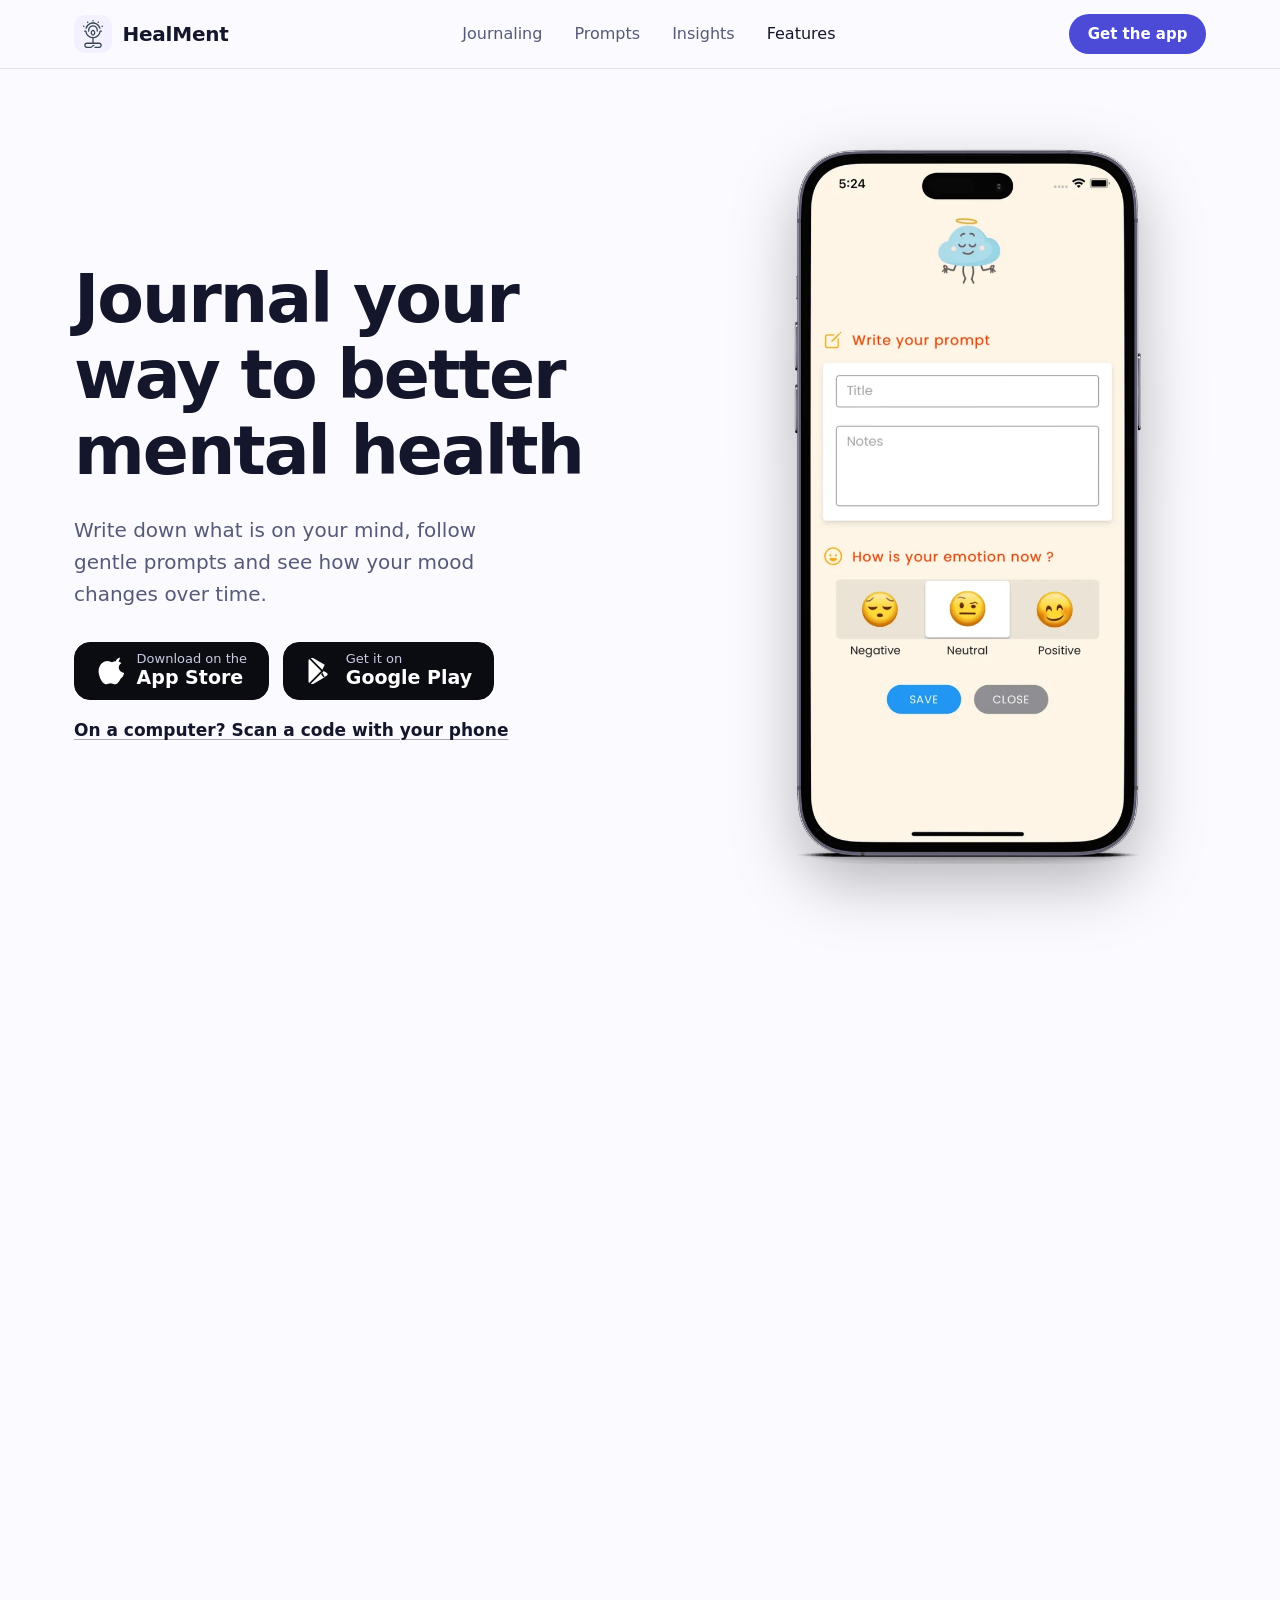
<file: index.html>
<!DOCTYPE html>
<html lang="en" data-theme="light">
<head>
<script async src="https://www.googletagmanager.com/gtm.js?id=GTM-KXBGJLKK"></script>
<script>
  window.dataLayer = window.dataLayer || [];
  function gtag(){dataLayer.push(arguments);}
  gtag('js', new Date());
</script>
  <meta charset="UTF-8">
  <meta name="viewport" content="width=device-width, initial-scale=1">

  <title>HealMent: Journaling App for Better Mental Health</title>
  <meta name="description" content="HealMent is a free journaling app for iPhone and Android. 200+ guided prompts, mood tracking and insights to help you process emotions and feel calmer.">
  <meta name="robots" content="index, follow, max-image-preview:large">
  <link rel="canonical" href="https://healment.cend.in/">
  <meta name="author" content="Srikanth Nandiraju">
  <meta name="theme-color" content="#fbfaff">
  <meta name="apple-itunes-app" content="app-id=1658941963">

  <!-- Open Graph -->
  <meta property="og:type" content="website">
  <meta property="og:site_name" content="HealMent">
  <meta property="og:locale" content="en_US">
  <meta property="og:url" content="https://healment.cend.in/">
  <meta property="og:title" content="HealMent: Journaling App for Better Mental Health">
  <meta property="og:description" content="Journal your thoughts, follow guided prompts and see your mood patterns. Free for iPhone and Android.">
  <meta property="og:image" content="https://healment.cend.in/assets/images/og-image.png">
  <meta property="og:image:width" content="1200">
  <meta property="og:image:height" content="630">
  <meta property="og:image:alt" content="HealMent journaling app shown on an iPhone">

  <!-- Twitter / X -->
  <meta name="twitter:card" content="summary_large_image">
  <meta name="twitter:title" content="HealMent: Journaling App for Better Mental Health">
  <meta name="twitter:description" content="Journal your thoughts, follow guided prompts and see your mood patterns. Free for iPhone and Android.">
  <meta name="twitter:image" content="https://healment.cend.in/assets/images/og-image.png">
  <meta name="twitter:image:alt" content="HealMent journaling app shown on an iPhone">

  <link rel="icon" type="image/svg+xml" href="assets/images/logo-healment.svg">
  <link rel="apple-touch-icon" href="assets/images/apple-touch-icon.png">

  <!-- Pick the saved colour theme before the page paints (no flash) -->
  <script>
    try {
      var t = localStorage.getItem('healment_theme');
      if (!t) t = 'light';
      document.documentElement.setAttribute('data-theme', t);
    } catch (e) {}
  </script>

  <link rel="preload" as="image" href="assets/images/screen-hero.webp" type="image/webp" fetchpriority="high">
  <link rel="stylesheet" href="css/style.css">

  <!-- Structured data -->
  <script type="application/ld+json">
  {
    "@context": "https://schema.org",
    "@graph": [
      {
        "@type": "WebSite",
        "@id": "https://healment.cend.in/#website",
        "url": "https://healment.cend.in/",
        "name": "HealMent",
        "inLanguage": "en",
        "publisher": { "@id": "https://healment.cend.in/#creator" }
      },
      {
        "@type": "WebPage",
        "@id": "https://healment.cend.in/#webpage",
        "url": "https://healment.cend.in/",
        "name": "HealMent: Journaling App for Better Mental Health",
        "description": "HealMent is a free journaling app for iPhone and Android with 200+ guided prompts, mood tracking and insights.",
        "isPartOf": { "@id": "https://healment.cend.in/#website" },
        "about": { "@id": "https://healment.cend.in/#app" },
        "primaryImageOfPage": { "@type": "ImageObject", "url": "https://healment.cend.in/assets/images/og-image.png", "width": 1200, "height": 630 },
        "inLanguage": "en"
      },
      {
        "@type": "MobileApplication",
        "@id": "https://healment.cend.in/#app",
        "name": "HealMent",
        "description": "Journaling app with over 200 guided prompts, mood tracking and insight dashboards to support your mental health.",
        "applicationCategory": "HealthApplication",
        "operatingSystem": "iOS, Android",
        "url": "https://healment.cend.in/",
        "image": "https://healment.cend.in/assets/images/og-image.png",
        "downloadUrl": [
          "https://apps.apple.com/us/app/healment/id1658941963",
          "https://play.google.com/store/apps/details?id=srikanth.mobileapps.healment"
        ],
        "installUrl": "https://apps.apple.com/us/app/healment/id1658941963",
        "offers": { "@type": "Offer", "price": "0", "priceCurrency": "USD" },
        "author": { "@id": "https://healment.cend.in/#creator" },
        "featureList": [
          "200+ guided journaling prompts",
          "Create your own prompts",
          "Mood tracking and insight dashboard",
          "Mental health tips",
          "Bookmarks for prompts, articles and entries",
          "Dark and light themes"
        ]
      },
      {
        "@type": "Person",
        "@id": "https://healment.cend.in/#creator",
        "name": "Srikanth Nandiraju",
        "url": "https://srikanth.nandiraju.com/"
      }
    ]
  }
  </script>
</head>
<body>
  <a class="skip-link" href="#main">Skip to content</a>

  <header class="site-header">
    <div class="wrap nav">
      <a href="#top" class="brand" aria-label="HealMent home">
        <img src="assets/images/logo-healment.svg" alt="" width="36" height="36">
        <span>HealMent</span>
      </a>

      <nav aria-label="Main">
        <ul class="nav-links" id="navLinks">
          <li><a href="#journaling">Journaling</a></li>
          <li><a href="#prompts">Prompts</a></li>
          <li><a href="#insights">Insights</a></li>
          <li><a href="#features">Features</a></li>
        </ul>
      </nav>

      <div class="nav-actions">
        <a class="btn btn-primary btn-small" href="#download">Get the app</a>
        <button class="icon-btn menu-toggle" id="menuToggle" type="button" aria-label="Open menu" aria-expanded="false" aria-controls="navLinks">
          <svg viewBox="0 0 24 24" fill="none" stroke="currentColor" stroke-width="2" stroke-linecap="round" aria-hidden="true"><path d="M4 7h16M4 12h16M4 17h16"/></svg>
        </button>
      </div>
    </div>
  </header>

  <main id="main">

    <!-- ===================== HERO ===================== -->
    <section class="hero" id="top">
      <div class="wrap hero-grid">
        <div class="hero-copy">
          <h1>Journal your way to better mental health</h1>
          <p>Write down what is on your mind, follow gentle prompts and see how your mood changes over time.</p>
          <div class="hero-actions">
            <div class="store-row">
              <a class="store-badge" href="https://apps.apple.com/us/app/healment/id1658941963?platform=iphone" target="_blank" rel="noopener noreferrer" aria-label="Download HealMent on the App Store">
                <svg viewBox="0 0 170 170" aria-hidden="true"><path d="M150.37 130.25c-2.45 5.66-5.35 10.87-8.71 15.66-4.58 6.53-8.33 11.05-11.22 13.56-4.48 4.12-9.28 6.23-14.42 6.35-3.69 0-8.14-1.05-13.32-3.18-5.19-2.12-9.97-3.17-14.34-3.17-4.58 0-9.49 1.05-14.75 3.17-5.26 2.13-9.5 3.24-12.74 3.35-4.35.13-9.16-1.9-14.42-6.08-3.69-3.04-7.67-7.81-11.96-14.31-7.85-11.92-13.32-25.07-16.42-39.46-3.1-14.38-3.1-27.14 0-38.27 3.69-13.25 10.15-23.77 19.38-31.57 9.23-7.8 19.64-11.83 31.23-12.1 4.58 0 9.87 1.16 15.86 3.5 5.99 2.33 9.77 3.5 11.33 3.5 1.79 0 5.86-1.22 12.21-3.67 6.35-2.45 11.75-3.56 16.2-3.32 12.06.66 21.99 5.09 29.8 13.27-10.71 6.53-15.96 15.42-15.74 26.68.22 8.79 3.57 16.14 10.05 22.05 6.47 5.92 14.17 9.38 23.09 10.39-2.45 7.6-5.59 15.42-9.42 23.47zM119.22 33.15c0-6.73 2.45-13.04 7.35-18.93 4.9-5.89 10.97-9.59 18.2-11.11.22 1.33.33 2.45.33 3.35 0 6.62-2.56 13.1-7.68 19.45-5.12 6.35-11.27 10.05-18.45 11.11-.11-1.33-.25-2.62-.25-3.87z"/></svg>
                <span><small>Download on the</small><strong>App Store</strong></span>
              </a>
              <a class="store-badge" href="https://play.google.com/store/apps/details?id=srikanth.mobileapps.healment" target="_blank" rel="noopener noreferrer" aria-label="Get HealMent on Google Play">
                <svg viewBox="0 0 24 24" aria-hidden="true"><path d="M3.609 1.814L13.793 12 3.61 22.186c-.368-.344-.61-.83-.61-1.393V3.207c0-.563.242-1.049.61-1.393zm11.238 11.24L4.85 23.051c.316.096.657.149 1.01.149.52 0 1.017-.128 1.464-.356l9.53-5.498-2.007-4.292zm0-2.108l2.007-4.292L7.324 1.156C6.877.928 6.38.8 5.86.8c-.353 0-.694.053-1.01.149l9.997 9.997zm1.096 1.054l2.585 1.492c1.23.71 1.23 1.867 0 2.577l-2.585 1.492-2.164-2.78 2.164-2.781z"/></svg>
                <span><small>Get it on</small><strong>Google Play</strong></span>
              </a>
            </div>
            <button class="text-link open-qr" type="button" data-qr="ios">On a computer? Scan a code with your phone</button>
          </div>
        </div>

        <div class="hero-visual">
          <div class="phone">
            <img src="assets/images/screen-hero.webp" alt="HealMent home screen on an iPhone" width="640" height="1286" fetchpriority="high" decoding="async">
          </div>
        </div>
      </div>
    </section>


    <!-- ===================== JOURNALING ===================== -->
    <section id="journaling" class="defer">
      <div class="wrap">
        <div class="split flip">
          <div class="split-copy">
            <h2>Get your thoughts out of your head</h2>
            <p>Writing about your feelings helps you understand them. It gives you a quiet place to think, especially when you feel sad, angry or anxious.</p>
            <ul class="ticks">
              <li><svg viewBox="0 0 24 24" fill="none" stroke="currentColor" stroke-width="2" stroke-linecap="round" stroke-linejoin="round" aria-hidden="true"><circle cx="12" cy="12" r="10"/><path d="m8 12.5 3 3 5-6"/></svg><span><strong>A safe space.</strong> Say what you feel without being judged.</span></li>
              <li><svg viewBox="0 0 24 24" fill="none" stroke="currentColor" stroke-width="2" stroke-linecap="round" stroke-linejoin="round" aria-hidden="true"><circle cx="12" cy="12" r="10"/><path d="m8 12.5 3 3 5-6"/></svg><span><strong>Less stress.</strong> Sort out tangled emotions one line at a time.</span></li>
              <li><svg viewBox="0 0 24 24" fill="none" stroke="currentColor" stroke-width="2" stroke-linecap="round" stroke-linejoin="round" aria-hidden="true"><circle cx="12" cy="12" r="10"/><path d="m8 12.5 3 3 5-6"/></svg><span><strong>A clearer mind.</strong> Put it on the page so you can focus on what matters.</span></li>
            </ul>
          </div>
          <div class="phone">
            <img src="assets/images/screen-journal.webp" alt="HealMent journal entry screen" width="500" height="991" loading="lazy" decoding="async">
          </div>
        </div>
      </div>
    </section>


    <!-- ===================== PROMPTS ===================== -->
    <section id="prompts" class="defer">
      <div class="wrap">
        <div class="split">
          <div class="split-copy">
            <h2>Never stare at a blank page</h2>
            <p>Prompts give your writing a starting point so you can look at different parts of your life. HealMent has over 200 of them, and you can add your own.</p>
            <ul class="ticks">
              <li><svg viewBox="0 0 24 24" fill="none" stroke="currentColor" stroke-width="2" stroke-linecap="round" stroke-linejoin="round" aria-hidden="true"><circle cx="12" cy="12" r="10"/><path d="m8 12.5 3 3 5-6"/></svg><span><strong>200+ prompts.</strong> Calm, gratitude, reflection, growth and evening topics.</span></li>
              <li><svg viewBox="0 0 24 24" fill="none" stroke="currentColor" stroke-width="2" stroke-linecap="round" stroke-linejoin="round" aria-hidden="true"><circle cx="12" cy="12" r="10"/><path d="m8 12.5 3 3 5-6"/></svg><span><strong>Your own words.</strong> Write and save prompts that fit your life.</span></li>
              <li><svg viewBox="0 0 24 24" fill="none" stroke="currentColor" stroke-width="2" stroke-linecap="round" stroke-linejoin="round" aria-hidden="true"><circle cx="12" cy="12" r="10"/><path d="m8 12.5 3 3 5-6"/></svg><span><strong>Keep your favourites.</strong> Bookmark the ones that help.</span></li>
            </ul>
          </div>
          <div class="phone">
            <img src="assets/images/screen-prompts.webp" alt="HealMent guided prompts screen" width="500" height="1014" loading="lazy" decoding="async">
          </div>
        </div>
      </div>
    </section>


    <!-- ===================== INSIGHTS ===================== -->
    <section id="insights" class="defer">
      <div class="wrap split flip">
        <div class="split-copy">
          <h2>See what lifts you up and what weighs you down</h2>
          <p>When you read back through your entries, patterns show up. HealMent turns them into simple charts so you can understand your moods and make small changes that last.</p>
          <ul class="ticks">
            <li><svg viewBox="0 0 24 24" fill="none" stroke="currentColor" stroke-width="2" stroke-linecap="round" stroke-linejoin="round" aria-hidden="true"><circle cx="12" cy="12" r="10"/><path d="m8 12.5 3 3 5-6"/></svg><span><strong>Know your triggers.</strong> Learn what raises your mood and what sets off worry.</span></li>
            <li><svg viewBox="0 0 24 24" fill="none" stroke="currentColor" stroke-width="2" stroke-linecap="round" stroke-linejoin="round" aria-hidden="true"><circle cx="12" cy="12" r="10"/><path d="m8 12.5 3 3 5-6"/></svg><span><strong>Watch your progress.</strong> Charts show your moods and how often you write.</span></li>
            <li><svg viewBox="0 0 24 24" fill="none" stroke="currentColor" stroke-width="2" stroke-linecap="round" stroke-linejoin="round" aria-hidden="true"><circle cx="12" cy="12" r="10"/><path d="m8 12.5 3 3 5-6"/></svg><span><strong>Build better habits.</strong> Turn what you notice into steady routines.</span></li>
          </ul>
        </div>
        <div class="phone">
          <img src="assets/images/screen-insights.webp" alt="HealMent mood insights screen" width="500" height="1027" loading="lazy" decoding="async">
        </div>
      </div>
    </section>


    <!-- ===================== FEATURES ===================== -->
    <section id="features" class="defer">
      <div class="wrap">
        <div class="center-head">
          <h2>Everything you need, nothing you don’t</h2>
          <p>Simple tools to help you feel stronger, calmer and more hopeful every day.</p>
        </div>

        <div class="feature-grid">
          <article class="feature">
            <img src="assets/icons/tips.svg" alt="" width="56" height="56" loading="lazy" decoding="async">
            <h3>Mental health tips</h3>
            <p>Easy-to-follow tips and ideas to help you feel stronger and more hopeful.</p>
          </article>
          <article class="feature">
            <img src="assets/icons/prompts.svg" alt="" width="56" height="56" loading="lazy" decoding="async">
            <h3>Guided prompts</h3>
            <p>Questions that focus your writing and make it easier to journal every day.</p>
          </article>
          <article class="feature">
            <img src="assets/icons/journal.svg" alt="" width="56" height="56" loading="lazy" decoding="async">
            <h3>Easy journaling</h3>
            <p>A simple screen for writing about how you feel. No setup, no fuss.</p>
          </article>
          <article class="feature">
            <img src="assets/icons/mood.svg" alt="" width="56" height="56" loading="lazy" decoding="async">
            <h3>Insight dashboard</h3>
            <p>Charts of your moods and how often you write, so you can see the bigger picture.</p>
          </article>
          <article class="feature">
            <img src="assets/icons/themes.svg" alt="" width="56" height="56" loading="lazy" decoding="async">
            <h3>Dark and light themes</h3>
            <p>Pick the look you like. Dark mode is easy on the eyes when you write at night.</p>
          </article>
          <article class="feature">
            <img src="assets/icons/bookmarks.svg" alt="" width="56" height="56" loading="lazy" decoding="async">
            <h3>Bookmarks</h3>
            <p>Save the prompts, articles and entries that help you, and find them again fast.</p>
          </article>
        </div>
      </div>
    </section>


    <!-- ===================== DOWNLOAD ===================== -->
    <section id="download" class="cta defer">
      <div class="wrap">
        <div class="cta-card">
          <div class="cta-copy">
            <h2>Take the first calm step today</h2>
            <p>Feel clearer, worry less and get to know yourself better. Free for iPhone and Android.</p>
            <div class="store-row">
              <a class="store-badge" href="https://apps.apple.com/us/app/healment/id1658941963?platform=iphone" target="_blank" rel="noopener noreferrer" aria-label="Download HealMent on the App Store">
                <svg viewBox="0 0 170 170" aria-hidden="true"><path d="M150.37 130.25c-2.45 5.66-5.35 10.87-8.71 15.66-4.58 6.53-8.33 11.05-11.22 13.56-4.48 4.12-9.28 6.23-14.42 6.35-3.69 0-8.14-1.05-13.32-3.18-5.19-2.12-9.97-3.17-14.34-3.17-4.58 0-9.49 1.05-14.75 3.17-5.26 2.13-9.5 3.24-12.74 3.35-4.35.13-9.16-1.9-14.42-6.08-3.69-3.04-7.67-7.81-11.96-14.31-7.85-11.92-13.32-25.07-16.42-39.46-3.1-14.38-3.1-27.14 0-38.27 3.69-13.25 10.15-23.77 19.38-31.57 9.23-7.8 19.64-11.83 31.23-12.1 4.58 0 9.87 1.16 15.86 3.5 5.99 2.33 9.77 3.5 11.33 3.5 1.79 0 5.86-1.22 12.21-3.67 6.35-2.45 11.75-3.56 16.2-3.32 12.06.66 21.99 5.09 29.8 13.27-10.71 6.53-15.96 15.42-15.74 26.68.22 8.79 3.57 16.14 10.05 22.05 6.47 5.92 14.17 9.38 23.09 10.39-2.45 7.6-5.59 15.42-9.42 23.47zM119.22 33.15c0-6.73 2.45-13.04 7.35-18.93 4.9-5.89 10.97-9.59 18.2-11.11.22 1.33.33 2.45.33 3.35 0 6.62-2.56 13.1-7.68 19.45-5.12 6.35-11.27 10.05-18.45 11.11-.11-1.33-.25-2.62-.25-3.87z"/></svg>
                <span><small>Download on the</small><strong>App Store</strong></span>
              </a>
              <a class="store-badge" href="https://play.google.com/store/apps/details?id=srikanth.mobileapps.healment" target="_blank" rel="noopener noreferrer" aria-label="Get HealMent on Google Play">
                <svg viewBox="0 0 24 24" aria-hidden="true"><path d="M3.609 1.814L13.793 12 3.61 22.186c-.368-.344-.61-.83-.61-1.393V3.207c0-.563.242-1.049.61-1.393zm11.238 11.24L4.85 23.051c.316.096.657.149 1.01.149.52 0 1.017-.128 1.464-.356l9.53-5.498-2.007-4.292zm0-2.108l2.007-4.292L7.324 1.156C6.877.928 6.38.8 5.86.8c-.353 0-.694.053-1.01.149l9.997 9.997zm1.096 1.054l2.585 1.492c1.23.71 1.23 1.867 0 2.577l-2.585 1.492-2.164-2.78 2.164-2.781z"/></svg>
                <span><small>Get it on</small><strong>Google Play</strong></span>
              </a>
            </div>
            <button class="text-link open-qr" type="button" data-qr="android">Scan a code with your phone</button>
          </div>
          <div class="art" role="img" aria-label="Animated illustration of a rocket taking off">
            <div class="lottie" data-lottie="assets/lottie/launch.json"></div>
          </div>
        </div>
      </div>
    </section>
  </main>


  <!-- ===================== FOOTER ===================== -->
  <footer class="site-footer">
    <div class="wrap footer-inner">
      <img class="footer-logo" src="assets/images/logo-healment.svg" alt="HealMent logo" width="56" height="56" loading="lazy" decoding="async">
      <p class="footer-copy">© 2026 HealMent. All rights reserved.</p>
      <nav class="footer-nav" aria-label="Footer">
        <a href="#features">Features</a>
        <a href="#prompts">Prompts</a>
        <a href="#insights">Insights</a>
        <a href="privacy_policy.html">Privacy Policy</a>
        <a href="terms_of_service.html">Terms of Service</a>
        <a href="contact.html">Contact</a>
        <button class="icon-btn" id="themeToggle" type="button" aria-label="Switch between dark and light colours">
          <svg class="icon-sun" viewBox="0 0 24 24" fill="none" stroke="currentColor" stroke-width="2" stroke-linecap="round" stroke-linejoin="round" aria-hidden="true"><circle cx="12" cy="12" r="4"/><path d="M12 2v2M12 20v2M4.93 4.93l1.41 1.41M17.66 17.66l1.41 1.41M2 12h2M20 12h2M6.34 17.66l-1.41 1.41M19.07 4.93l-1.41 1.41"/></svg>
          <svg class="icon-moon" viewBox="0 0 24 24" fill="none" stroke="currentColor" stroke-width="2" stroke-linecap="round" stroke-linejoin="round" aria-hidden="true"><path d="M21 12.8A9 9 0 1 1 11.2 3a7 7 0 0 0 9.8 9.8z"/></svg>
        </button>
      </nav>
      <p class="footer-credit">
        HealMent app &amp; website designed and developed by
        <a href="https://srikanth.nandiraju.com/" target="_blank" rel="noopener">Srikanth Nandiraju</a>
        · <a href="https://ai.nandiraju.com/" target="_blank" rel="noopener">Talk to the digital twin of Srikanth Nandiraju</a>
      </p>
    </div>
  </footer>


  <!-- Phone scan dialog -->
  <div class="modal" id="qrModal" role="dialog" aria-modal="true" aria-labelledby="qrTitle">
    <div class="modal-box">
      <button class="icon-btn modal-close" id="qrClose" type="button" aria-label="Close">
        <svg viewBox="0 0 24 24" fill="none" stroke="currentColor" stroke-width="2" stroke-linecap="round" aria-hidden="true"><path d="M6 6l12 12M18 6 6 18"/></svg>
      </button>
      <h2 id="qrTitle" style="font-size:1.5rem">Open HealMent on your phone</h2>
      <p>Point your camera at the code.</p>
      <div class="modal-tabs" role="group" aria-label="Phone type">
        <button type="button" class="chip" data-qr-tab="ios" aria-pressed="true">iPhone</button>
        <button type="button" class="chip" data-qr-tab="android" aria-pressed="false">Android</button>
      </div>
      <div class="qr" id="qrIos"><img data-src="assets/images/qr-ios.svg" alt="Code to open HealMent in the App Store" width="180" height="180"></div>
      <div class="qr" id="qrAndroid" hidden><img data-src="assets/images/qr-android.svg" alt="Code to open HealMent in Google Play" width="180" height="180"></div>
    </div>
  </div>

  <button class="icon-btn to-top" id="toTop" type="button" aria-label="Back to top">
    <svg viewBox="0 0 24 24" fill="none" stroke="currentColor" stroke-width="2.25" stroke-linecap="round" stroke-linejoin="round" aria-hidden="true"><path d="m6 15 6-6 6 6"/></svg>
  </button>

  <script src="js/main.js" defer></script>
</body>
</html>
</file>
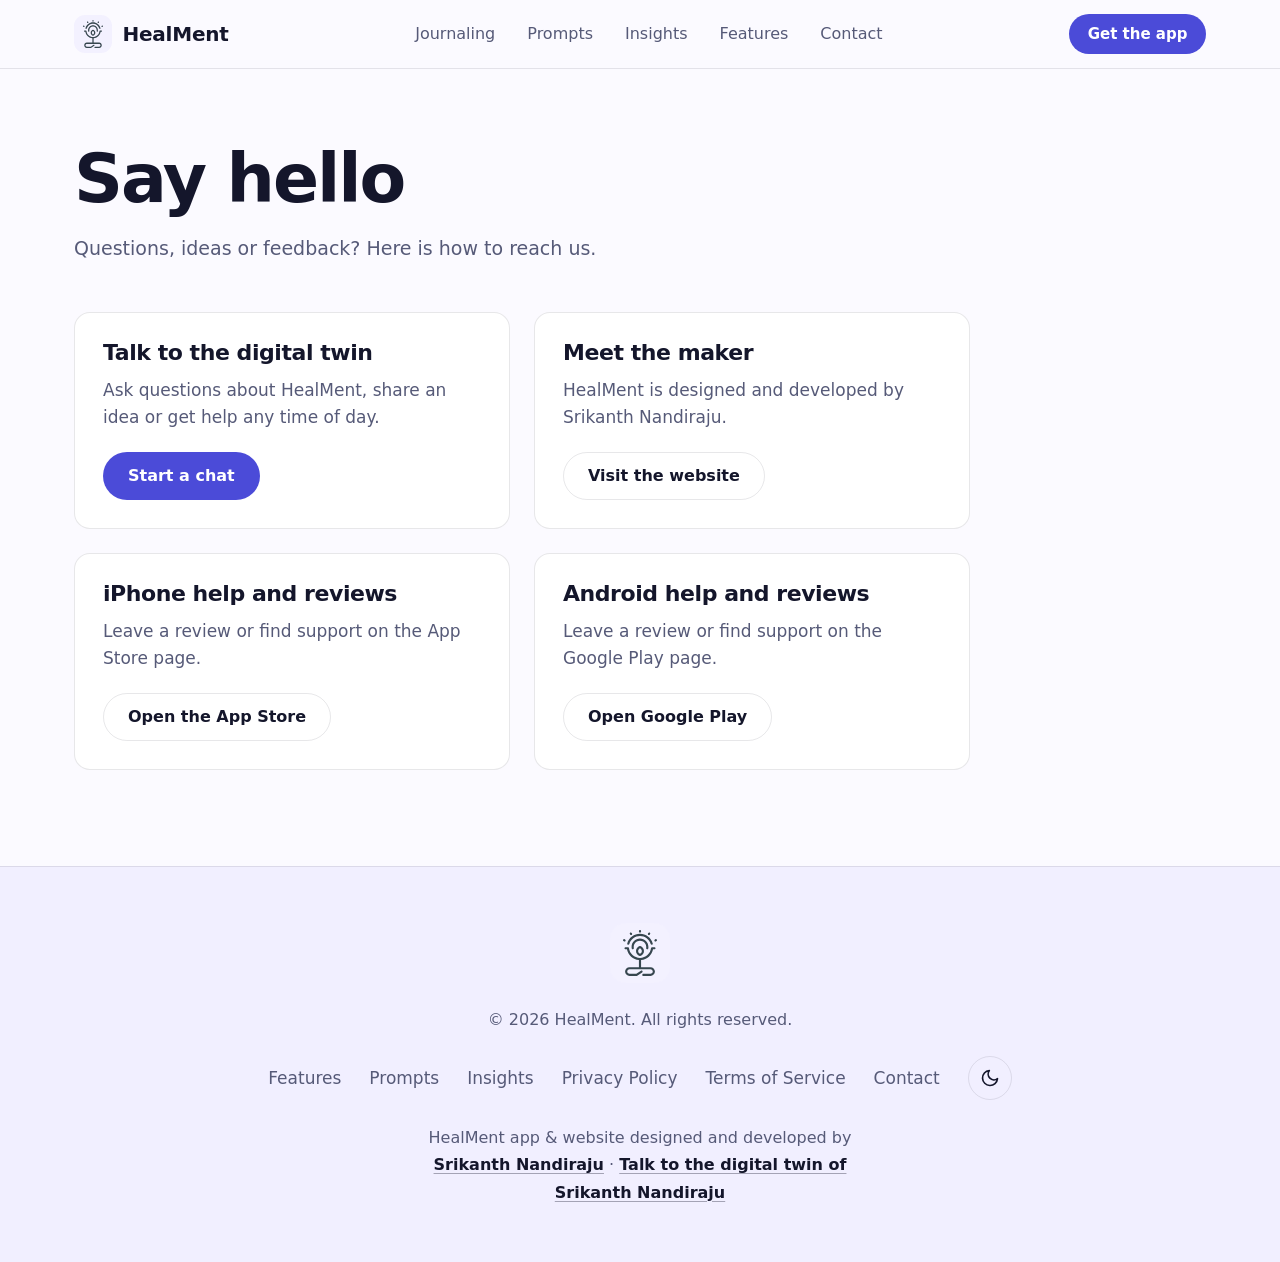
<file: contact.html>
<!DOCTYPE html>
<html lang="en" data-theme="light">
<head>
<script async src="https://www.googletagmanager.com/gtm.js?id=GTM-KXBGJLKK"></script>
<script>
  window.dataLayer = window.dataLayer || [];
  function gtag(){dataLayer.push(arguments);}
  gtag('js', new Date());
</script>
  <meta charset="UTF-8">
  <meta name="viewport" content="width=device-width, initial-scale=1">
  <title>Contact HealMent | Get Help or Share an Idea</title>
  <meta name="description" content="Get in touch with HealMent. Chat with the digital twin of its creator, or leave a review on the App Store or Google Play.">
  <meta name="robots" content="index, follow">
  <link rel="canonical" href="https://healment.cend.in/contact.html">
  <meta name="theme-color" content="#fbfaff">
  <meta property="og:type" content="website">
  <meta property="og:site_name" content="HealMent">
  <meta property="og:url" content="https://healment.cend.in/contact.html">
  <meta property="og:title" content="Contact HealMent | Get Help or Share an Idea">
  <meta property="og:description" content="Get in touch with HealMent. Chat with the digital twin of its creator, or leave a review on the App Store or Google Play.">
  <meta property="og:image" content="https://healment.cend.in/assets/images/og-image.png">
  <meta name="twitter:card" content="summary_large_image">
  <link rel="icon" type="image/svg+xml" href="assets/images/logo-healment.svg">
  <link rel="apple-touch-icon" href="assets/images/apple-touch-icon.png">
  <script>
    try {
      var t = localStorage.getItem('healment_theme');
      if (!t) t = 'light';
      document.documentElement.setAttribute('data-theme', t);
    } catch (e) {}
  </script>
  <link rel="stylesheet" href="css/style.css">
  <script type="application/ld+json">
  {
    "@context": "https://schema.org",
    "@type": "ContactPage",
    "@id": "https://healment.cend.in/contact.html#webpage",
    "url": "https://healment.cend.in/contact.html",
    "name": "Contact HealMent | Get Help or Share an Idea",
    "description": "Get in touch with HealMent. Chat with the digital twin of its creator, or leave a review on the App Store or Google Play.",
    "isPartOf": { "@id": "https://healment.cend.in/#website" },
    "inLanguage": "en"
  }
  </script>
</head>
<body>
  <a class="skip-link" href="#main">Skip to content</a>

  <header class="site-header">
    <div class="wrap nav">
      <a href="index.html" class="brand" aria-label="HealMent home">
        <img src="assets/images/logo-healment.svg" alt="" width="36" height="36">
        <span>HealMent</span>
      </a>
      <nav aria-label="Main">
        <ul class="nav-links" id="navLinks">
          <li><a href="index.html#journaling">Journaling</a></li>
          <li><a href="index.html#prompts">Prompts</a></li>
          <li><a href="index.html#insights">Insights</a></li>
          <li><a href="index.html#features">Features</a></li>
          <li><a href="contact.html">Contact</a></li>
        </ul>
      </nav>
      <div class="nav-actions">
        <a class="btn btn-primary btn-small" href="index.html#download">Get the app</a>
        <button class="icon-btn menu-toggle" id="menuToggle" type="button" aria-label="Open menu" aria-expanded="false" aria-controls="navLinks">
          <svg viewBox="0 0 24 24" fill="none" stroke="currentColor" stroke-width="2" stroke-linecap="round" aria-hidden="true"><path d="M4 7h16M4 12h16M4 17h16"/></svg>
        </button>
      </div>
    </div>
  </header>

  <main id="main" class="page">
    <div class="wrap">
      <div class="page-head">
        <h1>Say hello</h1>
        <p>Questions, ideas or feedback? Here is how to reach us.</p>
      </div>
      <div class="contact-grid">
        <div class="contact-card">
          <h2 style="font-size:1.375rem">Talk to the digital twin</h2>
          <p>Ask questions about HealMent, share an idea or get help any time of day.</p>
          <a class="btn btn-primary" href="https://ai.nandiraju.com/" target="_blank" rel="noopener">Start a chat</a>
        </div>
        <div class="contact-card">
          <h2 style="font-size:1.375rem">Meet the maker</h2>
          <p>HealMent is designed and developed by Srikanth Nandiraju.</p>
          <a class="btn btn-ghost" href="https://srikanth.nandiraju.com/" target="_blank" rel="noopener">Visit the website</a>
        </div>
        <div class="contact-card">
          <h2 style="font-size:1.375rem">iPhone help and reviews</h2>
          <p>Leave a review or find support on the App Store page.</p>
          <a class="btn btn-ghost" href="https://apps.apple.com/us/app/healment/id1658941963?platform=iphone" target="_blank" rel="noopener">Open the App Store</a>
        </div>
        <div class="contact-card">
          <h2 style="font-size:1.375rem">Android help and reviews</h2>
          <p>Leave a review or find support on the Google Play page.</p>
          <a class="btn btn-ghost" href="https://play.google.com/store/apps/details?id=srikanth.mobileapps.healment" target="_blank" rel="noopener">Open Google Play</a>
        </div>
      </div>
    </div>
  </main>

  <footer class="site-footer">
    <div class="wrap footer-inner">
      <img class="footer-logo" src="assets/images/logo-healment.svg" alt="HealMent logo" width="56" height="56" loading="lazy" decoding="async">
      <p class="footer-copy">© 2026 HealMent. All rights reserved.</p>
      <nav class="footer-nav" aria-label="Footer">
        <a href="index.html#features">Features</a>
        <a href="index.html#prompts">Prompts</a>
        <a href="index.html#insights">Insights</a>
        <a href="privacy_policy.html">Privacy Policy</a>
        <a href="terms_of_service.html">Terms of Service</a>
        <a href="contact.html">Contact</a>
        <button class="icon-btn" id="themeToggle" type="button" aria-label="Switch between dark and light colours">
          <svg class="icon-sun" viewBox="0 0 24 24" fill="none" stroke="currentColor" stroke-width="2" stroke-linecap="round" stroke-linejoin="round" aria-hidden="true"><circle cx="12" cy="12" r="4"/><path d="M12 2v2M12 20v2M4.93 4.93l1.41 1.41M17.66 17.66l1.41 1.41M2 12h2M20 12h2M6.34 17.66l-1.41 1.41M19.07 4.93l-1.41 1.41"/></svg>
          <svg class="icon-moon" viewBox="0 0 24 24" fill="none" stroke="currentColor" stroke-width="2" stroke-linecap="round" stroke-linejoin="round" aria-hidden="true"><path d="M21 12.8A9 9 0 1 1 11.2 3a7 7 0 0 0 9.8 9.8z"/></svg>
        </button>
      </nav>
      <p class="footer-credit">
        HealMent app &amp; website designed and developed by
        <a href="https://srikanth.nandiraju.com/" target="_blank" rel="noopener">Srikanth Nandiraju</a>
        · <a href="https://ai.nandiraju.com/" target="_blank" rel="noopener">Talk to the digital twin of Srikanth Nandiraju</a>
      </p>
    </div>
  </footer>

  <script src="js/main.js" defer></script>
</body>
</html>
</file>
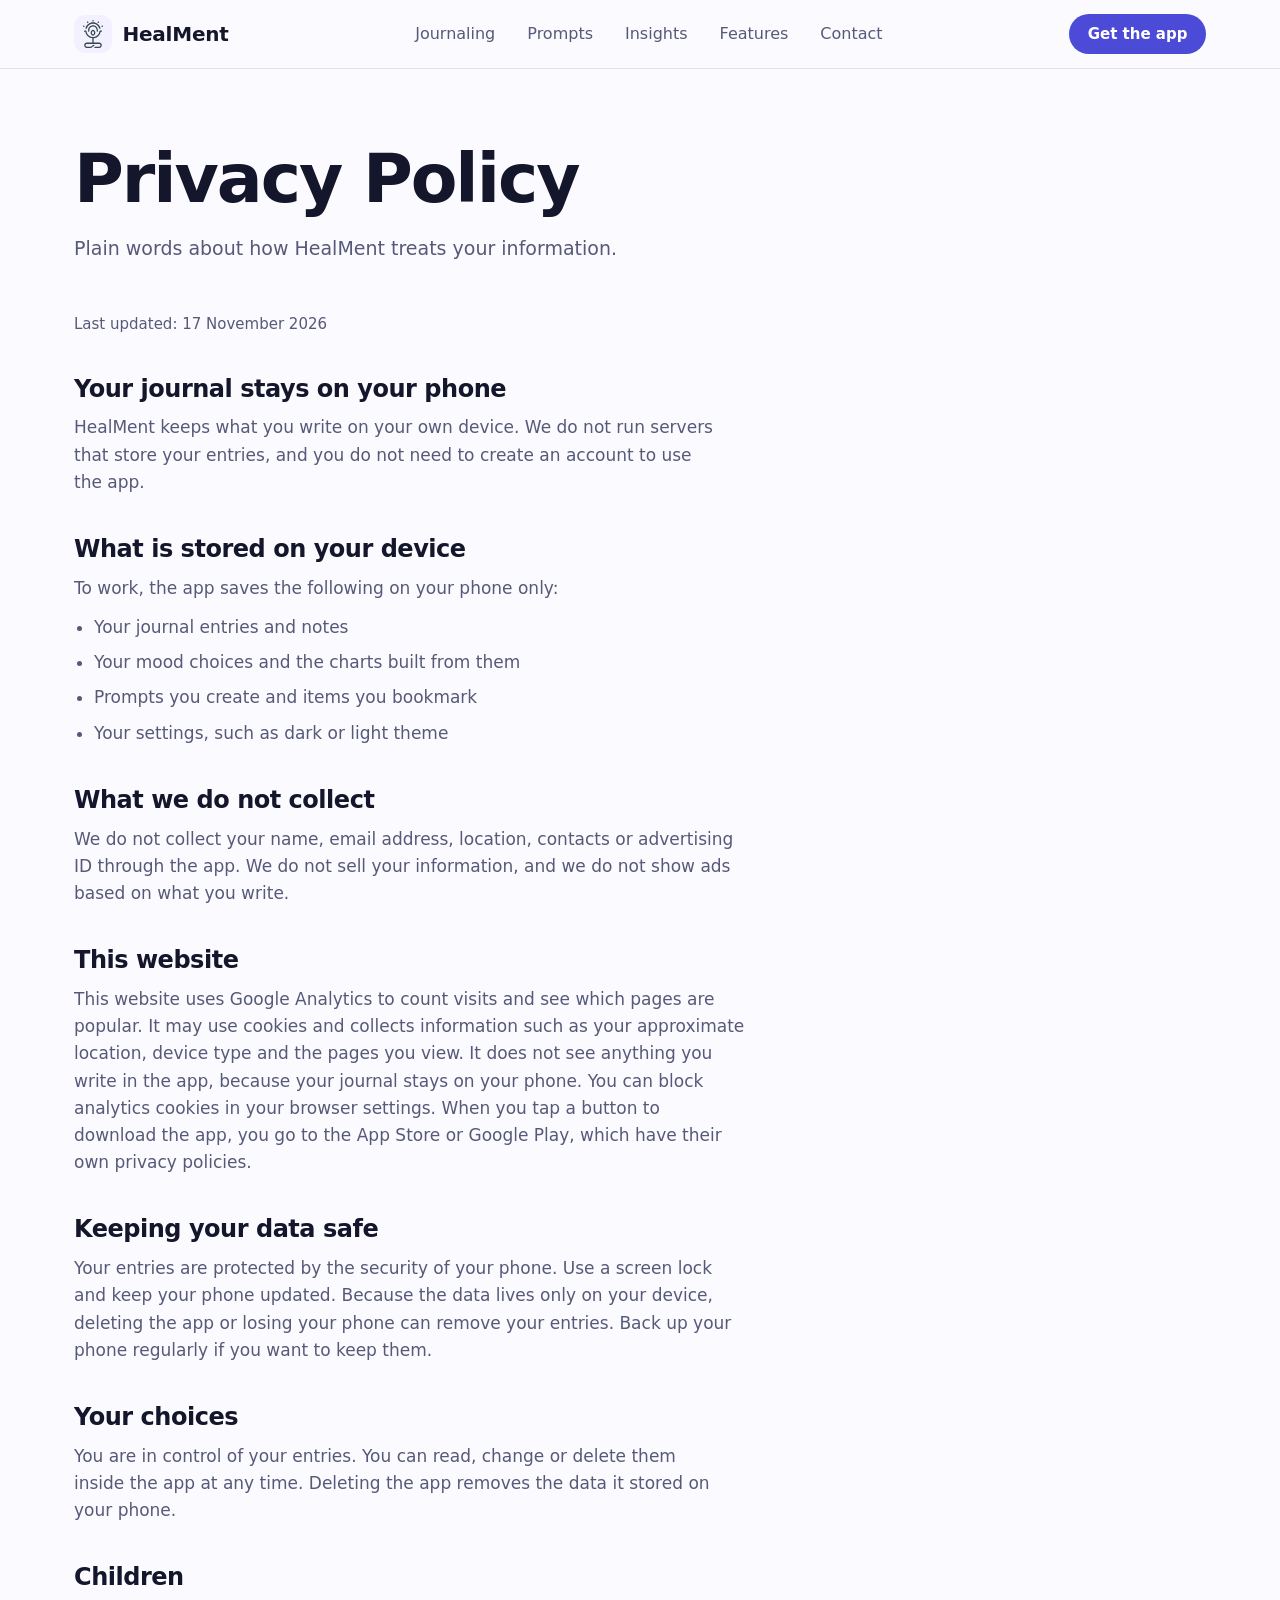
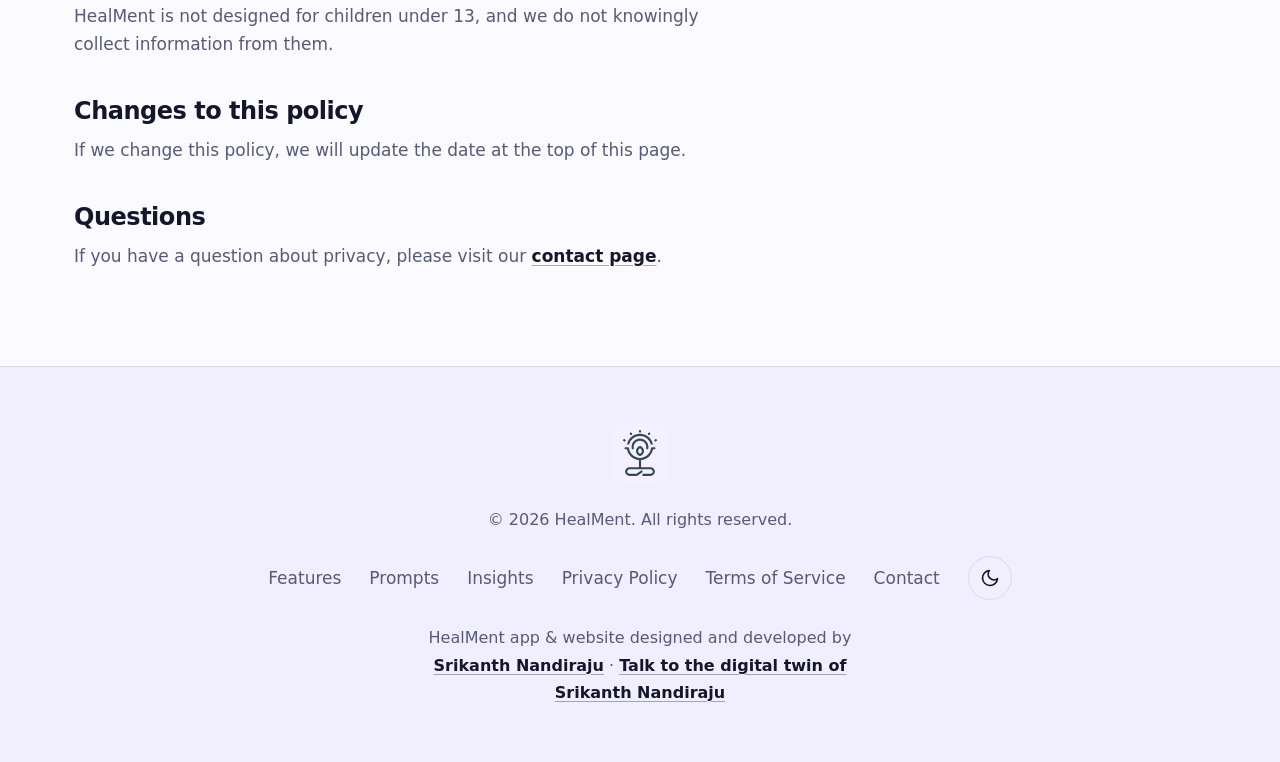
<file: privacy_policy.html>
<!DOCTYPE html>
<html lang="en" data-theme="light">
<head>
<script async src="https://www.googletagmanager.com/gtm.js?id=GTM-KXBGJLKK"></script>
<script>
  window.dataLayer = window.dataLayer || [];
  function gtag(){dataLayer.push(arguments);}
  gtag('js', new Date());
</script>
  <meta charset="UTF-8">
  <meta name="viewport" content="width=device-width, initial-scale=1">
  <title>Privacy Policy | HealMent</title>
  <meta name="description" content="How HealMent handles your information: your journal stays on your phone, with no account needed.">
  <meta name="robots" content="index, follow">
  <link rel="canonical" href="https://healment.cend.in/privacy_policy.html">
  <meta name="theme-color" content="#fbfaff">
  <meta property="og:type" content="website">
  <meta property="og:site_name" content="HealMent">
  <meta property="og:url" content="https://healment.cend.in/privacy_policy.html">
  <meta property="og:title" content="Privacy Policy | HealMent">
  <meta property="og:description" content="How HealMent handles your information: your journal stays on your phone, with no account needed.">
  <meta property="og:image" content="https://healment.cend.in/assets/images/og-image.png">
  <meta name="twitter:card" content="summary_large_image">
  <link rel="icon" type="image/svg+xml" href="assets/images/logo-healment.svg">
  <link rel="apple-touch-icon" href="assets/images/apple-touch-icon.png">
  <script>
    try {
      var t = localStorage.getItem('healment_theme');
      if (!t) t = 'light';
      document.documentElement.setAttribute('data-theme', t);
    } catch (e) {}
  </script>
  <link rel="stylesheet" href="css/style.css">
  <script type="application/ld+json">
  {
    "@context": "https://schema.org",
    "@type": "WebPage",
    "@id": "https://healment.cend.in/privacy_policy.html#webpage",
    "url": "https://healment.cend.in/privacy_policy.html",
    "name": "Privacy Policy | HealMent",
    "description": "How HealMent handles your information: your journal stays on your phone, with no account needed.",
    "isPartOf": { "@id": "https://healment.cend.in/#website" },
    "inLanguage": "en"
  }
  </script>
</head>
<body>
  <a class="skip-link" href="#main">Skip to content</a>

  <header class="site-header">
    <div class="wrap nav">
      <a href="index.html" class="brand" aria-label="HealMent home">
        <img src="assets/images/logo-healment.svg" alt="" width="36" height="36">
        <span>HealMent</span>
      </a>
      <nav aria-label="Main">
        <ul class="nav-links" id="navLinks">
          <li><a href="index.html#journaling">Journaling</a></li>
          <li><a href="index.html#prompts">Prompts</a></li>
          <li><a href="index.html#insights">Insights</a></li>
          <li><a href="index.html#features">Features</a></li>
          <li><a href="contact.html">Contact</a></li>
        </ul>
      </nav>
      <div class="nav-actions">
        <a class="btn btn-primary btn-small" href="index.html#download">Get the app</a>
        <button class="icon-btn menu-toggle" id="menuToggle" type="button" aria-label="Open menu" aria-expanded="false" aria-controls="navLinks">
          <svg viewBox="0 0 24 24" fill="none" stroke="currentColor" stroke-width="2" stroke-linecap="round" aria-hidden="true"><path d="M4 7h16M4 12h16M4 17h16"/></svg>
        </button>
      </div>
    </div>
  </header>

  <main id="main" class="page">
    <div class="wrap">
      <div class="page-head">
        <h1>Privacy Policy</h1>
        <p>Plain words about how HealMent treats your information.</p>
      </div>
      <div class="doc">
        <p class="updated">Last updated: 17 November 2026</p>

        <section>
          <h2>Your journal stays on your phone</h2>
          <p>HealMent keeps what you write on your own device. We do not run servers that store your entries, and you do not need to create an account to use the app.</p>
        </section>

        <section>
          <h2>What is stored on your device</h2>
          <p>To work, the app saves the following on your phone only:</p>
          <ul>
            <li>Your journal entries and notes</li>
            <li>Your mood choices and the charts built from them</li>
            <li>Prompts you create and items you bookmark</li>
            <li>Your settings, such as dark or light theme</li>
          </ul>
        </section>

        <section>
          <h2>What we do not collect</h2>
          <p>We do not collect your name, email address, location, contacts or advertising ID through the app. We do not sell your information, and we do not show ads based on what you write.</p>
        </section>

        <section>
          <h2>This website</h2>
          <p>This website uses Google Analytics to count visits and see which pages are popular. It may use cookies and collects information such as your approximate location, device type and the pages you view. It does not see anything you write in the app, because your journal stays on your phone. You can block analytics cookies in your browser settings. When you tap a button to download the app, you go to the App Store or Google Play, which have their own privacy policies.</p>
        </section>

        <section>
          <h2>Keeping your data safe</h2>
          <p>Your entries are protected by the security of your phone. Use a screen lock and keep your phone updated. Because the data lives only on your device, deleting the app or losing your phone can remove your entries. Back up your phone regularly if you want to keep them.</p>
        </section>

        <section>
          <h2>Your choices</h2>
          <p>You are in control of your entries. You can read, change or delete them inside the app at any time. Deleting the app removes the data it stored on your phone.</p>
        </section>

        <section>
          <h2>Children</h2>
          <p>HealMent is not designed for children under 13, and we do not knowingly collect information from them.</p>
        </section>

        <section>
          <h2>Changes to this policy</h2>
          <p>If we change this policy, we will update the date at the top of this page.</p>
        </section>

        <section>
          <h2>Questions</h2>
          <p>If you have a question about privacy, please visit our <a href="contact.html">contact page</a>.</p>
        </section>
      </div>
    </div>
  </main>

  <footer class="site-footer">
    <div class="wrap footer-inner">
      <img class="footer-logo" src="assets/images/logo-healment.svg" alt="HealMent logo" width="56" height="56" loading="lazy" decoding="async">
      <p class="footer-copy">© 2026 HealMent. All rights reserved.</p>
      <nav class="footer-nav" aria-label="Footer">
        <a href="index.html#features">Features</a>
        <a href="index.html#prompts">Prompts</a>
        <a href="index.html#insights">Insights</a>
        <a href="privacy_policy.html">Privacy Policy</a>
        <a href="terms_of_service.html">Terms of Service</a>
        <a href="contact.html">Contact</a>
        <button class="icon-btn" id="themeToggle" type="button" aria-label="Switch between dark and light colours">
          <svg class="icon-sun" viewBox="0 0 24 24" fill="none" stroke="currentColor" stroke-width="2" stroke-linecap="round" stroke-linejoin="round" aria-hidden="true"><circle cx="12" cy="12" r="4"/><path d="M12 2v2M12 20v2M4.93 4.93l1.41 1.41M17.66 17.66l1.41 1.41M2 12h2M20 12h2M6.34 17.66l-1.41 1.41M19.07 4.93l-1.41 1.41"/></svg>
          <svg class="icon-moon" viewBox="0 0 24 24" fill="none" stroke="currentColor" stroke-width="2" stroke-linecap="round" stroke-linejoin="round" aria-hidden="true"><path d="M21 12.8A9 9 0 1 1 11.2 3a7 7 0 0 0 9.8 9.8z"/></svg>
        </button>
      </nav>
      <p class="footer-credit">
        HealMent app &amp; website designed and developed by
        <a href="https://srikanth.nandiraju.com/" target="_blank" rel="noopener">Srikanth Nandiraju</a>
        · <a href="https://ai.nandiraju.com/" target="_blank" rel="noopener">Talk to the digital twin of Srikanth Nandiraju</a>
      </p>
    </div>
  </footer>

  <script src="js/main.js" defer></script>
</body>
</html>
</file>
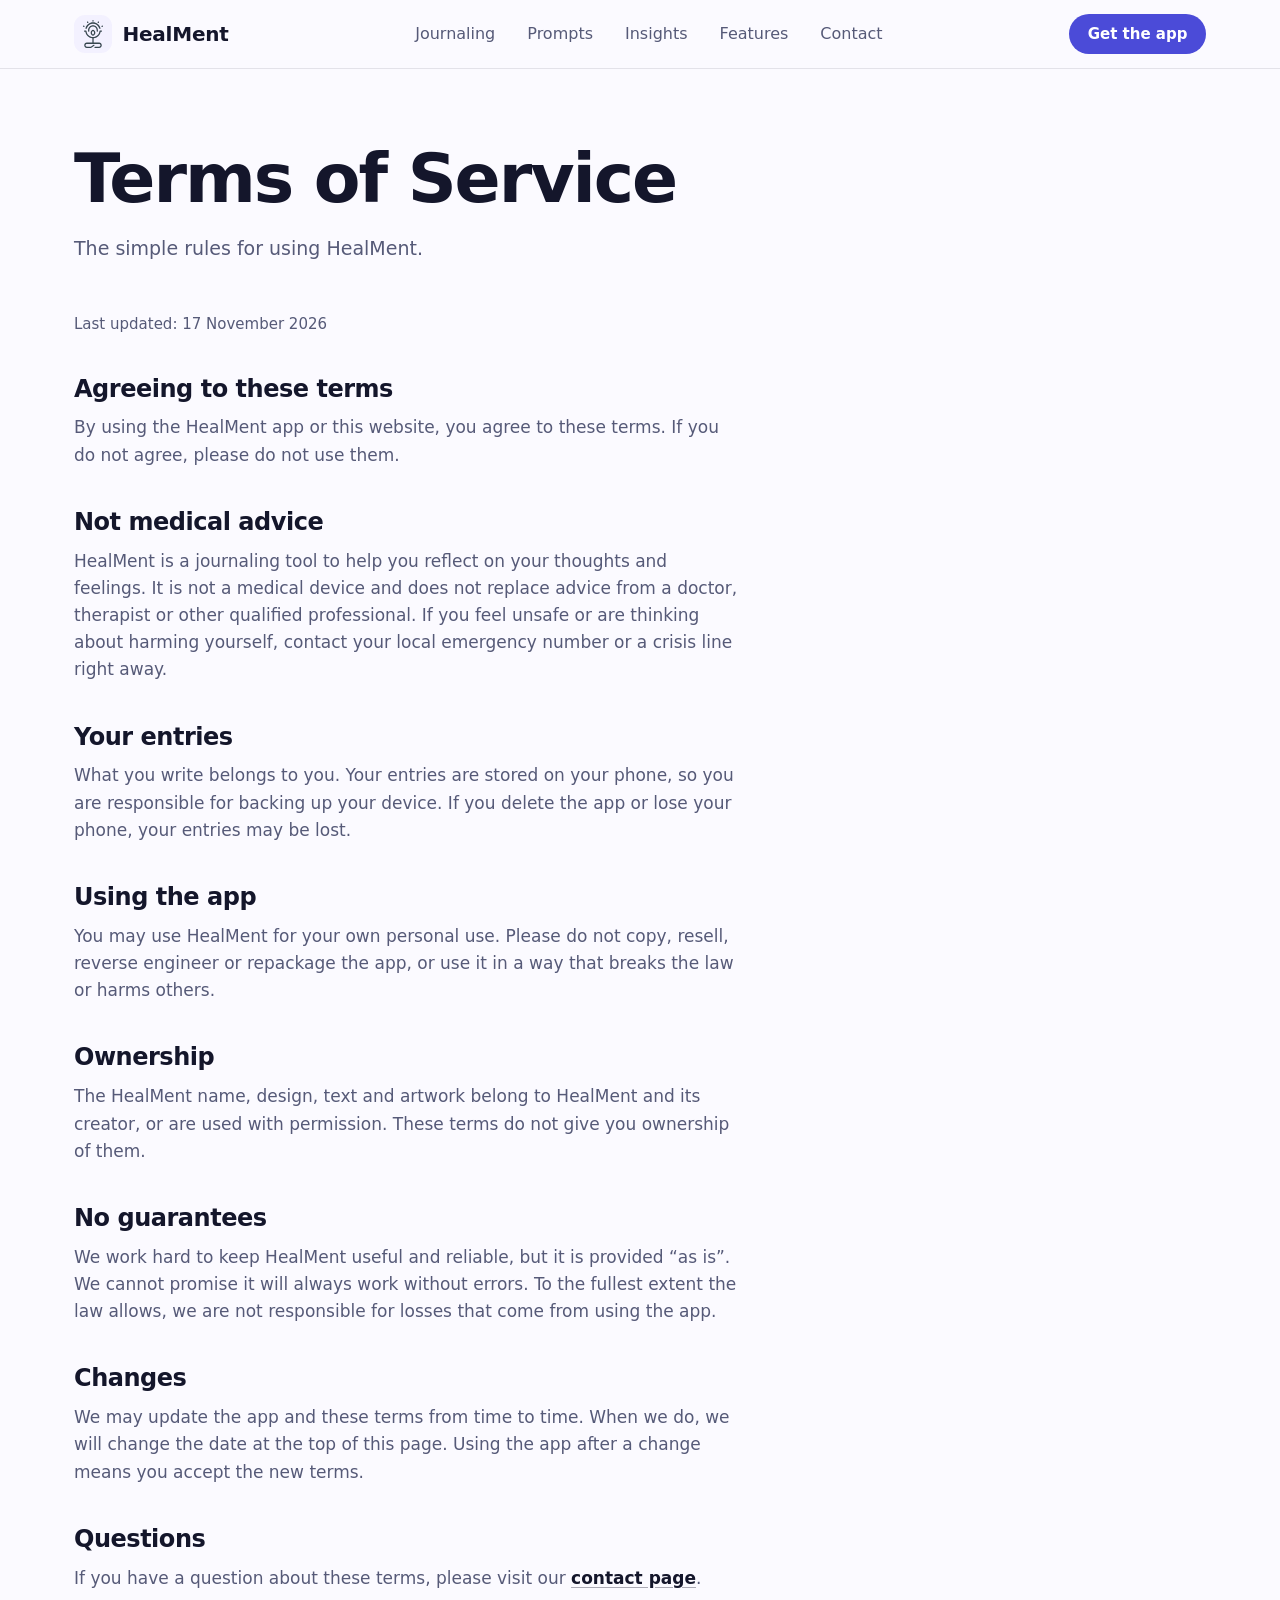
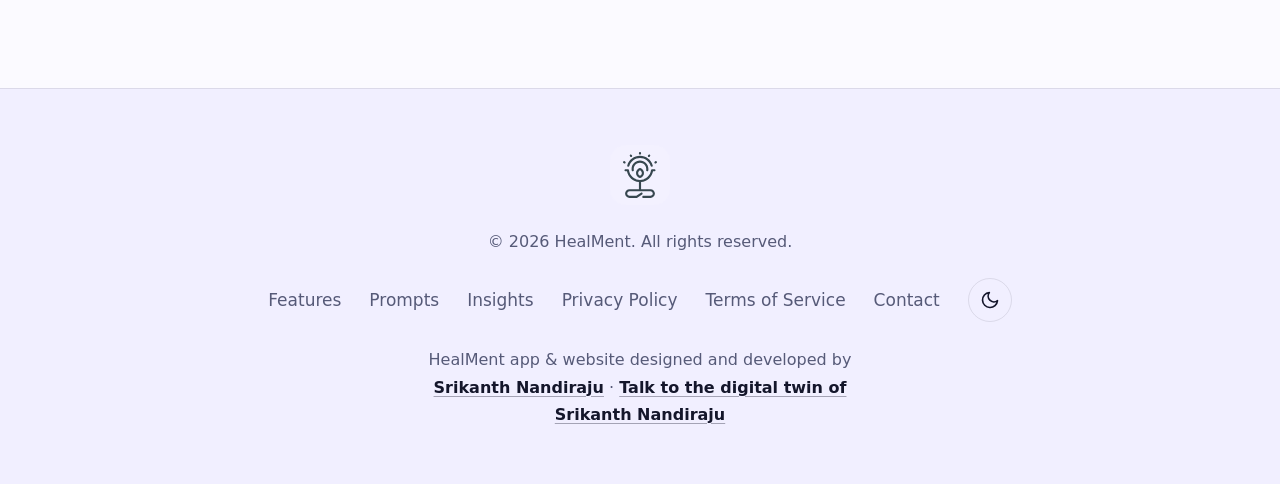
<file: terms_of_service.html>
<!DOCTYPE html>
<html lang="en" data-theme="light">
<head>
<script async src="https://www.googletagmanager.com/gtm.js?id=GTM-KXBGJLKK"></script>
<script>
  window.dataLayer = window.dataLayer || [];
  function gtag(){dataLayer.push(arguments);}
  gtag('js', new Date());
</script>
  <meta charset="UTF-8">
  <meta name="viewport" content="width=device-width, initial-scale=1">
  <title>Terms of Service | HealMent</title>
  <meta name="description" content="The simple terms for using the HealMent journaling app and website.">
  <meta name="robots" content="index, follow">
  <link rel="canonical" href="https://healment.cend.in/terms_of_service.html">
  <meta name="theme-color" content="#fbfaff">
  <meta property="og:type" content="website">
  <meta property="og:site_name" content="HealMent">
  <meta property="og:url" content="https://healment.cend.in/terms_of_service.html">
  <meta property="og:title" content="Terms of Service | HealMent">
  <meta property="og:description" content="The simple terms for using the HealMent journaling app and website.">
  <meta property="og:image" content="https://healment.cend.in/assets/images/og-image.png">
  <meta name="twitter:card" content="summary_large_image">
  <link rel="icon" type="image/svg+xml" href="assets/images/logo-healment.svg">
  <link rel="apple-touch-icon" href="assets/images/apple-touch-icon.png">
  <script>
    try {
      var t = localStorage.getItem('healment_theme');
      if (!t) t = 'light';
      document.documentElement.setAttribute('data-theme', t);
    } catch (e) {}
  </script>
  <link rel="stylesheet" href="css/style.css">
  <script type="application/ld+json">
  {
    "@context": "https://schema.org",
    "@type": "WebPage",
    "@id": "https://healment.cend.in/terms_of_service.html#webpage",
    "url": "https://healment.cend.in/terms_of_service.html",
    "name": "Terms of Service | HealMent",
    "description": "The simple terms for using the HealMent journaling app and website.",
    "isPartOf": { "@id": "https://healment.cend.in/#website" },
    "inLanguage": "en"
  }
  </script>
</head>
<body>
  <a class="skip-link" href="#main">Skip to content</a>

  <header class="site-header">
    <div class="wrap nav">
      <a href="index.html" class="brand" aria-label="HealMent home">
        <img src="assets/images/logo-healment.svg" alt="" width="36" height="36">
        <span>HealMent</span>
      </a>
      <nav aria-label="Main">
        <ul class="nav-links" id="navLinks">
          <li><a href="index.html#journaling">Journaling</a></li>
          <li><a href="index.html#prompts">Prompts</a></li>
          <li><a href="index.html#insights">Insights</a></li>
          <li><a href="index.html#features">Features</a></li>
          <li><a href="contact.html">Contact</a></li>
        </ul>
      </nav>
      <div class="nav-actions">
        <a class="btn btn-primary btn-small" href="index.html#download">Get the app</a>
        <button class="icon-btn menu-toggle" id="menuToggle" type="button" aria-label="Open menu" aria-expanded="false" aria-controls="navLinks">
          <svg viewBox="0 0 24 24" fill="none" stroke="currentColor" stroke-width="2" stroke-linecap="round" aria-hidden="true"><path d="M4 7h16M4 12h16M4 17h16"/></svg>
        </button>
      </div>
    </div>
  </header>

  <main id="main" class="page">
    <div class="wrap">
      <div class="page-head">
        <h1>Terms of Service</h1>
        <p>The simple rules for using HealMent.</p>
      </div>
      <div class="doc">
        <p class="updated">Last updated: 17 November 2026</p>

        <section>
          <h2>Agreeing to these terms</h2>
          <p>By using the HealMent app or this website, you agree to these terms. If you do not agree, please do not use them.</p>
        </section>

        <section>
          <h2>Not medical advice</h2>
          <p>HealMent is a journaling tool to help you reflect on your thoughts and feelings. It is not a medical device and does not replace advice from a doctor, therapist or other qualified professional. If you feel unsafe or are thinking about harming yourself, contact your local emergency number or a crisis line right away.</p>
        </section>

        <section>
          <h2>Your entries</h2>
          <p>What you write belongs to you. Your entries are stored on your phone, so you are responsible for backing up your device. If you delete the app or lose your phone, your entries may be lost.</p>
        </section>

        <section>
          <h2>Using the app</h2>
          <p>You may use HealMent for your own personal use. Please do not copy, resell, reverse engineer or repackage the app, or use it in a way that breaks the law or harms others.</p>
        </section>

        <section>
          <h2>Ownership</h2>
          <p>The HealMent name, design, text and artwork belong to HealMent and its creator, or are used with permission. These terms do not give you ownership of them.</p>
        </section>

        <section>
          <h2>No guarantees</h2>
          <p>We work hard to keep HealMent useful and reliable, but it is provided “as is”. We cannot promise it will always work without errors. To the fullest extent the law allows, we are not responsible for losses that come from using the app.</p>
        </section>

        <section>
          <h2>Changes</h2>
          <p>We may update the app and these terms from time to time. When we do, we will change the date at the top of this page. Using the app after a change means you accept the new terms.</p>
        </section>

        <section>
          <h2>Questions</h2>
          <p>If you have a question about these terms, please visit our <a href="contact.html">contact page</a>.</p>
        </section>
      </div>
    </div>
  </main>

  <footer class="site-footer">
    <div class="wrap footer-inner">
      <img class="footer-logo" src="assets/images/logo-healment.svg" alt="HealMent logo" width="56" height="56" loading="lazy" decoding="async">
      <p class="footer-copy">© 2026 HealMent. All rights reserved.</p>
      <nav class="footer-nav" aria-label="Footer">
        <a href="index.html#features">Features</a>
        <a href="index.html#prompts">Prompts</a>
        <a href="index.html#insights">Insights</a>
        <a href="privacy_policy.html">Privacy Policy</a>
        <a href="terms_of_service.html">Terms of Service</a>
        <a href="contact.html">Contact</a>
        <button class="icon-btn" id="themeToggle" type="button" aria-label="Switch between dark and light colours">
          <svg class="icon-sun" viewBox="0 0 24 24" fill="none" stroke="currentColor" stroke-width="2" stroke-linecap="round" stroke-linejoin="round" aria-hidden="true"><circle cx="12" cy="12" r="4"/><path d="M12 2v2M12 20v2M4.93 4.93l1.41 1.41M17.66 17.66l1.41 1.41M2 12h2M20 12h2M6.34 17.66l-1.41 1.41M19.07 4.93l-1.41 1.41"/></svg>
          <svg class="icon-moon" viewBox="0 0 24 24" fill="none" stroke="currentColor" stroke-width="2" stroke-linecap="round" stroke-linejoin="round" aria-hidden="true"><path d="M21 12.8A9 9 0 1 1 11.2 3a7 7 0 0 0 9.8 9.8z"/></svg>
        </button>
      </nav>
      <p class="footer-credit">
        HealMent app &amp; website designed and developed by
        <a href="https://srikanth.nandiraju.com/" target="_blank" rel="noopener">Srikanth Nandiraju</a>
        · <a href="https://ai.nandiraju.com/" target="_blank" rel="noopener">Talk to the digital twin of Srikanth Nandiraju</a>
      </p>
    </div>
  </footer>

  <script src="js/main.js" defer></script>
</body>
</html>
</file>
<file: css/style.css>
/* ==========================================================================
   HealMent — landing page styles
   Calm, quick to load, no external fonts or libraries.
   ========================================================================== */

:root {
  /* Dark theme (default) */
  --bg: #0e1020;
  --bg-raised: #151830;
  --bg-sunken: #0a0c19;
  --panel: #f3f1ff;            /* light surface used behind illustrations in both themes */
  --ink: #f4f4fb;
  --ink-muted: #a6a9c4;
  --line: #262a4a;
  --accent: #8b8cf8;
  --accent-strong: #6d6ef0;
  --on-accent: #0e1020;
  --focus: #a5a6ff;
  --shadow: 0 1px 2px rgb(0 0 0 / .25), 0 8px 24px -8px rgb(0 0 0 / .45), 0 24px 48px -16px rgb(0 0 0 / .4);

  --radius-s: 10px;
  --radius-m: 16px;
  --radius-l: 28px;

  --font: system-ui, -apple-system, "Segoe UI", Roboto, "Helvetica Neue", Arial, sans-serif;
  --ease: cubic-bezier(.32, .72, 0, 1);
  --wrap: 1180px;
}

[data-theme="light"] {
  --bg: #fbfaff;
  --bg-raised: #ffffff;
  --bg-sunken: #f1efff;
  --panel: #efecff;
  --ink: #14162b;
  --ink-muted: #565a78;
  --line: rgb(20 22 43 / .1);
  --accent: #4b4bd8;
  --accent-strong: #3a3ac2;
  --on-accent: #ffffff;
  --focus: #4b4bd8;
  --shadow: 0 1px 2px rgb(20 22 43 / .05), 0 8px 24px -8px rgb(20 22 43 / .1), 0 24px 48px -16px rgb(20 22 43 / .12);
}

/* ---------- Base ---------- */
*, *::before, *::after { box-sizing: border-box; margin: 0; padding: 0; }

html {
  font-family: var(--font);
  font-synthesis: none;
  background: var(--bg);
  color: var(--ink);
  scroll-behavior: smooth;
  scroll-padding-top: 5rem;
  -webkit-font-smoothing: antialiased;
  -moz-osx-font-smoothing: grayscale;
  scrollbar-width: thin;
  scrollbar-color: rgb(127 127 127 / .35) transparent;
}
::-webkit-scrollbar { width: 10px; height: 10px; background: transparent; }
::-webkit-scrollbar-track { background: transparent; }
::-webkit-scrollbar-thumb { background: rgb(127 127 127 / .35); border-radius: 999px; border: 3px solid transparent; background-clip: padding-box; }
::-webkit-scrollbar-thumb:hover { background-color: rgb(127 127 127 / .55); }
::-webkit-scrollbar-corner { background: transparent; }

body {
  min-height: 100vh;
  font-size: 1.0625rem;          /* 17px */
  line-height: 1.6;
  overflow-x: hidden;
  background: var(--bg);
}

img, svg { display: block; max-width: 100%; }
a { color: inherit; text-decoration: none; }
button { font: inherit; color: inherit; }
ul { list-style: none; }

h1, h2, h3 { line-height: 1.12; letter-spacing: -.02em; font-weight: 700; text-wrap: balance; }
h1 { font-size: clamp(2.5rem, 6vw, 4.25rem); letter-spacing: -.03em; }
h2 { font-size: clamp(1.9rem, 3.8vw, 2.75rem); }
h3 { font-size: 1.25rem; line-height: 1.25; }
p { color: var(--ink-muted); text-wrap: pretty; max-width: 62ch; }

::selection { background: var(--accent); color: var(--on-accent); }

:focus-visible { outline: 2px solid var(--focus); outline-offset: 3px; border-radius: 6px; }

.wrap { width: 100%; max-width: var(--wrap); margin-inline: auto; padding-inline: 1.5rem; }

.skip-link {
  position: absolute; left: 1rem; top: -4rem; z-index: 200;
  background: var(--accent); color: var(--on-accent);
  padding: .6rem 1rem; border-radius: var(--radius-s); font-weight: 600;
}
.skip-link:focus { top: 1rem; }

/* ---------- Buttons ---------- */
.btn {
  display: inline-flex; align-items: center; justify-content: center; gap: .6rem;
  min-height: 48px; padding: 0 1.5rem;
  border-radius: 999px; border: 1px solid transparent;
  font-weight: 600; font-size: 1rem; cursor: pointer; white-space: nowrap;
  transition: background-color .15s ease, border-color .15s ease, scale .15s ease-out;
}
.btn:active { scale: .97; }
.btn-primary { background: var(--accent); color: var(--on-accent); }
.btn-ghost { background: transparent; border-color: var(--line); color: var(--ink); }
.btn-small { min-height: 40px; padding: 0 1.1rem; font-size: .9375rem; }
@media (hover: hover) and (pointer: fine) {
  .btn-primary:hover { background: color-mix(in oklch, var(--accent) 88%, white); }
  .btn-ghost:hover { border-color: var(--accent); }
}

.text-link {
  color: var(--ink); font-weight: 600; cursor: pointer; background: none; border: 0;
  text-decoration: underline; text-decoration-color: color-mix(in oklch, currentColor 35%, transparent);
  text-decoration-thickness: from-font; text-underline-offset: .2em;
}
.text-link:hover { text-decoration-color: currentColor; }

/* ---------- Header ---------- */
.site-header {
  position: sticky; top: 0; z-index: 100;
  background: color-mix(in oklch, var(--bg) 94%, transparent);
  border-bottom: 1px solid var(--line);
}
.nav { display: flex; align-items: center; justify-content: space-between; height: 4.25rem; gap: 1rem; }

.brand { display: inline-flex; align-items: center; gap: .65rem; font-weight: 800; font-size: 1.25rem; letter-spacing: -.01em; }
.brand img, .footer-logo { object-fit: contain; background: #f3f1ff; padding: 5px; }
.brand img { width: 38px; height: 38px; border-radius: 11px; }

.nav-links { display: flex; align-items: center; gap: 2rem; }
.nav-links a { color: var(--ink-muted); font-weight: 500; font-size: 1rem; padding: .5rem 0; transition: color .15s ease; }
.nav-links a:hover, .nav-links a.active { color: var(--ink); }

.nav-actions { display: flex; align-items: center; gap: .6rem; }

.icon-btn {
  display: inline-grid; place-items: center; width: 44px; height: 44px;
  border-radius: 50%; border: 1px solid var(--line); background: transparent; cursor: pointer;
  color: var(--ink); transition: border-color .15s ease, scale .15s ease-out;
}
.icon-btn:active { scale: .94; }
.icon-btn:hover { border-color: var(--accent); }
.icon-btn svg { width: 20px; height: 20px; }
.icon-moon { display: none; }
[data-theme="light"] .icon-sun { display: none; }
[data-theme="light"] .icon-moon { display: block; }

.menu-toggle { display: none; }

/* ---------- Sections ---------- */
section { padding-block: 6rem; }
.hero { padding-block: 4.5rem 6rem; }

/* Below-the-fold sections render only when near the screen */
.defer { content-visibility: auto; contain-intrinsic-size: auto 720px; }

.split { display: grid; grid-template-columns: 1fr 1fr; align-items: center; gap: 5rem; }
.split.flip > :first-child { order: 2; }
.split-copy { display: flex; flex-direction: column; align-items: flex-start; gap: 1.25rem; }
.split-copy > p { font-size: 1.125rem; }

.center-head { display: flex; flex-direction: column; align-items: center; text-align: center; gap: 1rem; margin-bottom: 3.5rem; }
.center-head p { margin-inline: auto; }

/* ---------- Hero ---------- */
.hero-grid { display: grid; grid-template-columns: 1.1fr .9fr; align-items: center; gap: 4rem; }
.hero-copy { display: flex; flex-direction: column; align-items: flex-start; gap: 1.5rem; }
.hero-copy p { font-size: 1.25rem; max-width: 34ch; }
.hero-actions { display: flex; flex-direction: column; align-items: flex-start; gap: 1.1rem; margin-top: .5rem; }

.store-row { display: flex; flex-wrap: wrap; gap: .9rem; }
.store-badge {
  display: inline-flex; align-items: center; gap: .8rem; min-height: 58px; padding: .5rem 1.3rem;
  border-radius: var(--radius-m); background: #0b0b12; color: #fff; border: 1px solid #3a3d5c;
  transition: border-color .15s ease, scale .15s ease-out;
}
[data-theme="light"] .store-badge { border-color: #0b0b12; }
.store-badge:active { scale: .97; }
.store-badge:hover { border-color: var(--accent); }
.store-badge svg { width: 28px; height: 28px; fill: currentColor; flex-shrink: 0; }
.store-badge span { display: flex; flex-direction: column; line-height: 1.15; text-align: left; }
.store-badge small { font-size: .8125rem; color: #c9cbe0; }
.store-badge strong { font-size: 1.1875rem; font-weight: 600; }

.hero-visual { position: relative; display: grid; place-items: center; }

/* ---------- Phone screenshots (each image already includes its own phone frame) ---------- */
.phone { position: relative; width: 100%; max-width: 360px; margin-inline: auto; }
.phone img { width: 100%; height: auto; filter: drop-shadow(0 24px 32px rgb(0 0 0 / .28)); }

/* ---------- Animated illustration panel ---------- */
.art {
  position: relative; width: 100%; max-width: 520px; margin-inline: auto;
  aspect-ratio: 4 / 3; border-radius: var(--radius-l);
  background: var(--panel); overflow: hidden;           /* clipping a flat panel, not a rotating face */
  box-shadow: var(--shadow);
}
.lottie { position: absolute; inset: 4%; }
.lottie svg { width: 100%; height: 100%; }

/* ---------- Checklist ---------- */
.ticks { display: flex; flex-direction: column; gap: 1rem; }
.ticks li { display: grid; grid-template-columns: 24px 1fr; gap: .8rem; color: var(--ink-muted); }
.ticks li strong { color: var(--ink); font-weight: 600; }
.ticks svg { width: 22px; height: 22px; margin-top: 3px; color: var(--accent); }

/* ---------- Pills (used in the phone scan dialog) ---------- */
.chip {
  min-height: 44px; padding: 0 1.1rem; border-radius: 999px; border: 1px solid var(--line);
  background: transparent; color: var(--ink-muted); font-size: 1rem; font-weight: 500; cursor: pointer;
  transition: background-color .15s ease, border-color .15s ease, color .15s ease, scale .15s ease-out;
}
.chip:active { scale: .97; }
.chip:hover { border-color: var(--accent); color: var(--ink); }
.chip[aria-pressed="true"] { background: var(--accent); border-color: var(--accent); color: var(--on-accent); }

/* ---------- Features ---------- */
.feature-grid { display: grid; grid-template-columns: repeat(3, 1fr); gap: 3rem 2.5rem; }
.feature { display: flex; flex-direction: column; gap: .75rem; }
.feature img { width: 56px; height: 56px; margin-bottom: .25rem; }
.feature p { font-size: 1.0625rem; }

/* ---------- Final call ---------- */
.cta { padding-block: 6rem 7rem; }
.cta-card {
  display: grid; grid-template-columns: 1.2fr .8fr; align-items: center; gap: 3rem;
  background: var(--bg-raised); border: 1px solid var(--line); border-radius: var(--radius-l);
  padding: 4rem; box-shadow: var(--shadow);
}
.cta-copy { display: flex; flex-direction: column; align-items: flex-start; gap: 1.25rem; }
.cta-copy p { font-size: 1.125rem; }

/* ---------- Footer ---------- */
.site-footer { border-top: 1px solid var(--line); background: var(--bg-sunken); padding-block: 3.5rem; }
.footer-inner { display: flex; flex-direction: column; align-items: center; text-align: center; gap: 1.5rem; }
.footer-logo { width: 60px; height: 60px; border-radius: 16px; padding: 7px; }
.footer-copy { color: var(--ink-muted); font-size: 1rem; }
.footer-nav { display: flex; flex-wrap: wrap; justify-content: center; gap: .25rem 1.75rem; }
.footer-nav a { color: var(--ink-muted); min-height: 44px; display: inline-flex; align-items: center; transition: color .15s ease; }
.footer-nav a:hover { color: var(--ink); }
.footer-credit { color: var(--ink-muted); font-size: 1rem; max-width: 48ch; line-height: 1.7; }
.footer-credit a { color: var(--ink); font-weight: 600; text-decoration: underline; text-decoration-color: color-mix(in oklch, currentColor 35%, transparent); text-decoration-thickness: from-font; text-underline-offset: .2em; }
.footer-credit a:hover { text-decoration-color: currentColor; }

/* ---------- Plain pages (privacy, terms, contact) ---------- */
.page { padding-block: 4.5rem 6rem; }
.page-head { display: flex; flex-direction: column; gap: 1rem; margin-bottom: 3rem; max-width: 46rem; }
.page-head p { font-size: 1.1875rem; }
.doc { max-width: 46rem; display: flex; flex-direction: column; gap: 2.5rem; }
.doc section { padding: 0; }
.doc h2 { font-size: 1.5rem; margin-bottom: .75rem; }
.doc p, .doc li { color: var(--ink-muted); }
.doc ul { display: flex; flex-direction: column; gap: .5rem; padding-inline-start: 1.25rem; list-style: disc; margin-top: .75rem; }
.doc a { color: var(--ink); font-weight: 600; text-decoration: underline; text-decoration-color: color-mix(in oklch, currentColor 35%, transparent); text-underline-offset: .2em; }
.doc a:hover { text-decoration-color: currentColor; }
.doc .updated { font-size: .9375rem; }

.contact-grid { display: grid; grid-template-columns: repeat(2, 1fr); gap: 1.5rem; max-width: 56rem; }
.contact-card {
  display: flex; flex-direction: column; align-items: flex-start; gap: .75rem;
  background: var(--bg-raised); border: 1px solid var(--line); border-radius: var(--radius-m); padding: 1.75rem;
}
.contact-card .btn { margin-top: .5rem; }

/* ---------- Modal ---------- */
.modal {
  position: fixed; inset: 0; z-index: 1000; display: grid; place-items: center; padding: 1.5rem;
  background: rgb(5 6 15 / .7); opacity: 0; visibility: hidden;
  transition: opacity .2s var(--ease), visibility 0s .2s;
}
.modal.open { opacity: 1; visibility: visible; transition: opacity .2s var(--ease); }
.modal-box {
  position: relative; width: 100%; max-width: 440px; background: var(--bg); border: 1px solid var(--line);
  border-radius: var(--radius-l); padding: 2.25rem 2rem 2rem; box-shadow: var(--shadow);
  display: flex; flex-direction: column; align-items: center; gap: 1.25rem; text-align: center;
  opacity: 0; transform: scale(.97); transition: opacity .2s var(--ease), transform .2s var(--ease);
}
.modal.open .modal-box { opacity: 1; transform: none; }
.modal-close { position: absolute; top: .75rem; right: .75rem; }
.modal-tabs { display: flex; gap: .5rem; width: 100%; }
.modal-tabs .chip { flex: 1; }
.qr { background: #fff; padding: 1rem; border-radius: var(--radius-m); }
.qr img { width: 180px; height: 180px; }

/* ---------- Back to top ---------- */
.to-top {
  position: fixed; right: 1.25rem; bottom: 1.25rem; z-index: 90;
  background: var(--accent); color: var(--on-accent); border-color: transparent;
  opacity: 0; visibility: hidden; transform: translateY(8px);
  transition: opacity .2s var(--ease), transform .2s var(--ease), visibility 0s .2s;
}
.to-top.show { opacity: 1; visibility: visible; transform: none; transition: opacity .2s var(--ease), transform .2s var(--ease); }

/* ---------- Tablet ---------- */
@media (max-width: 1024px) {
  section { padding-block: 5rem; }
  .hero-grid, .split, .cta-card { grid-template-columns: 1fr; gap: 3rem; }
  .split.flip > :first-child { order: 0; }
  .hero-copy, .hero-actions, .split-copy, .cta-copy { align-items: center; text-align: center; }
  .hero-copy p, .split-copy > p, .cta-copy p { margin-inline: auto; }
  .ticks { text-align: left; }
  .store-row { justify-content: center; }
  .feature-grid { grid-template-columns: repeat(2, 1fr); }
  .cta-card { padding: 3rem 2rem; }
  .art { max-width: 440px; }
}

/* ---------- Phone ---------- */
@media (max-width: 768px) {
  section { padding-block: 4rem; }
  .hero { padding-block: 2.5rem 4rem; }
  .wrap { padding-inline: 1.25rem; }

  .menu-toggle { display: inline-grid; }
  .nav-links {
    position: fixed; top: 4.25rem; left: 0; right: 0; flex-direction: column; align-items: stretch; gap: 0;
    background: var(--bg); border-bottom: 1px solid var(--line); padding: .5rem 1.25rem 1rem;
    transform: translateY(-110%); visibility: hidden;
    transition: transform .25s var(--ease), visibility 0s .25s;
  }
  .nav-links.open { transform: none; visibility: visible; transition: transform .25s var(--ease); }
  .nav-links a { min-height: 48px; display: flex; align-items: center; font-size: 1.125rem; border-bottom: 1px solid var(--line); }
  .nav-links li:last-child a { border-bottom: 0; }
  .nav-actions .btn { display: none; }

  .store-row { flex-direction: column; width: 100%; max-width: 320px; }
  .store-badge { justify-content: center; width: 100%; }
  .feature-grid { grid-template-columns: 1fr; gap: 2.5rem; }
  .contact-grid { grid-template-columns: 1fr; }
  .art { aspect-ratio: 4 / 3; border-radius: var(--radius-m); }
  .cta-card { padding: 2.5rem 1.25rem; }
  .phone { max-width: 300px; }
}

/* ---------- Reduced motion ---------- */
@media (prefers-reduced-motion: reduce) {
  *, *::before, *::after { animation: none !important; transition-duration: .01ms !important; scroll-behavior: auto !important; }
}
</file>
